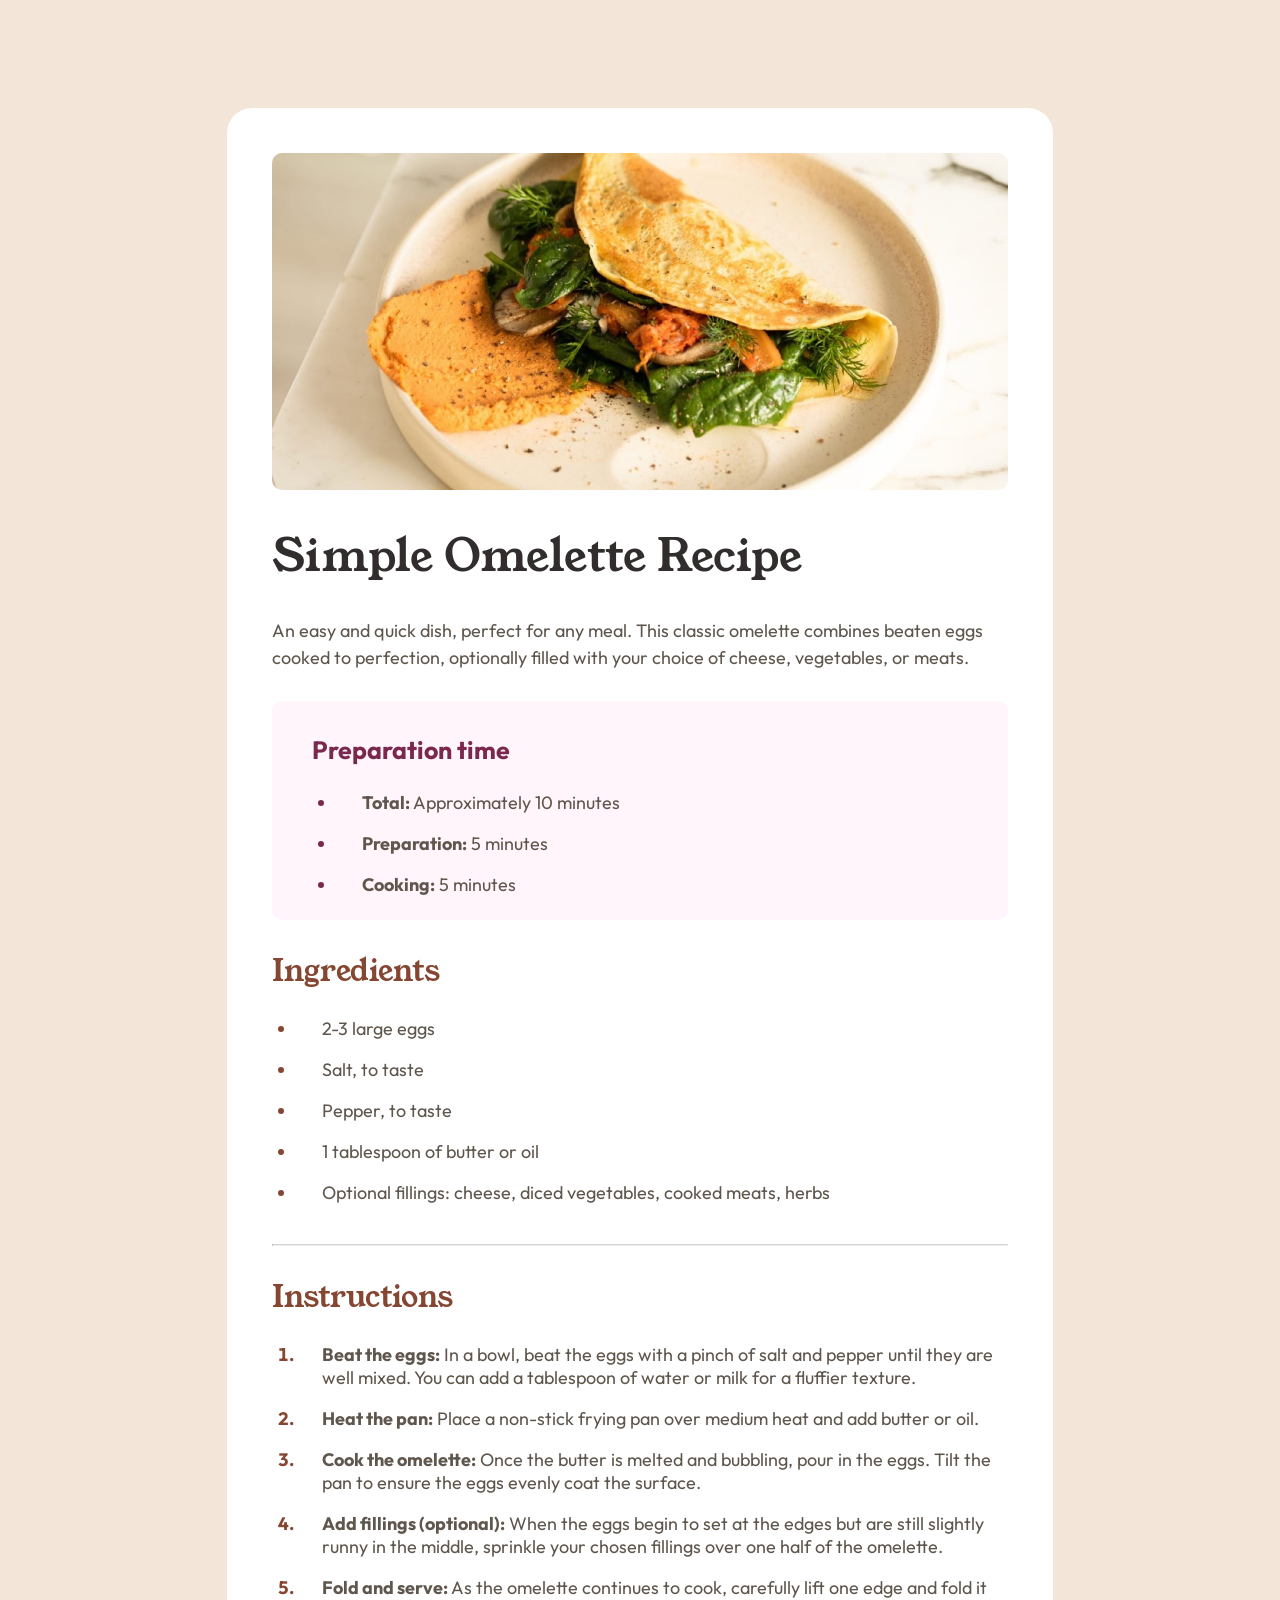
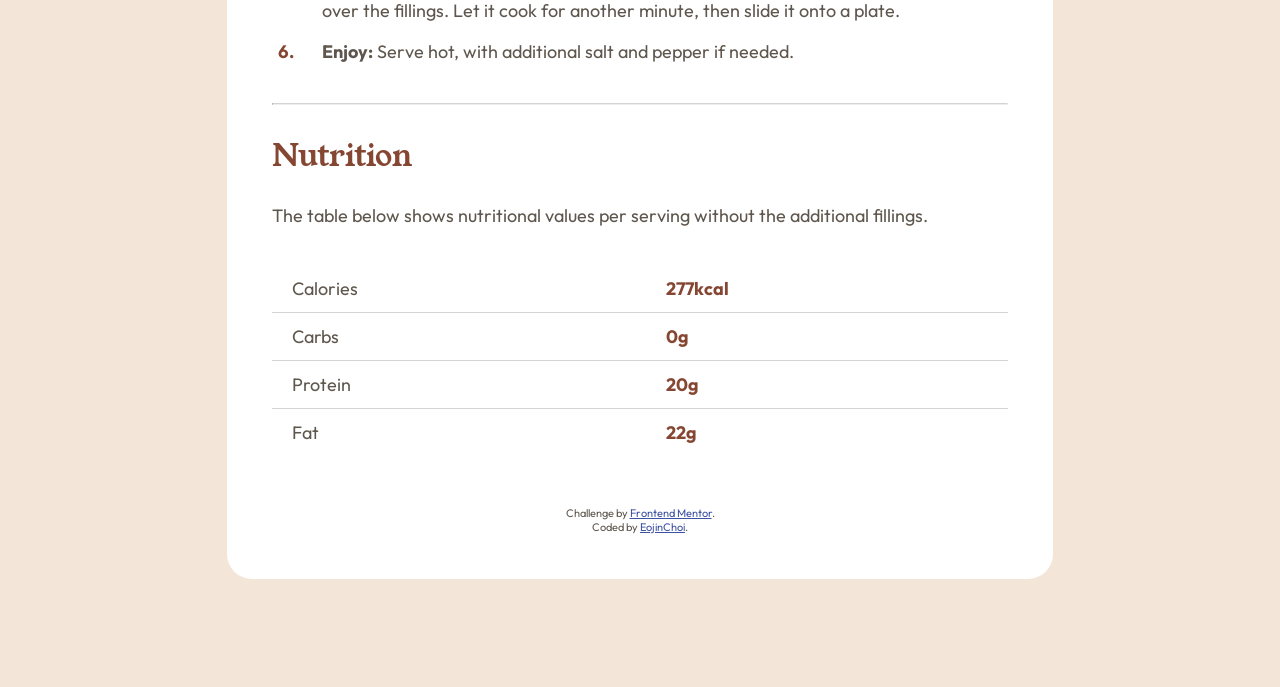
<file: index.html>
<!DOCTYPE html>
<html lang="en">
<head>
  <meta charset="UTF-8">
  <meta name="viewport" content="width=device-width, initial-scale=1.0">
  <link rel="icon" type="image/png" sizes="32x32" href="./assets/images/favicon-32x32.png">
  <link rel="stylesheet" href="./style/style.css">
  <link rel="preconnect" href="https://fonts.googleapis.com">
  <link rel="preconnect" href="https://fonts.gstatic.com" crossorigin>
  <link href="https://fonts.googleapis.com/css2?family=Outfit:wght@100..900&family=Young+Serif&display=swap" rel="stylesheet">
  <title>Frontend Mentor | Recipe page</title>
</head>
<body>
  <main>
    <img src="./assets/images/image-omelette.jpeg" alt="Omelette">
    
    <div class="content">
      <h1>Simple Omelette Recipe</h1>
      <p>
        An easy and quick dish, perfect for any meal. This classic omelette combines beaten eggs cooked 
        to perfection, optionally filled with your choice of cheese, vegetables, or meats.
      </p>

      <div class="prep">
        <h3>Preparation time</h3>
        <ul>
          <li><b>Total:</b> Approximately 10 minutes</li><br>
          <li><b>Preparation:</b> 5 minutes</li><br>
          <li><b>Cooking:</b> 5 minutes</li>
        </ul>
      </div>
    </div>

    <section id="ingredients">
      <h2>Ingredients</h2>
      <ul>
        <li>2-3 large eggs</li><br>
        <li>Salt, to taste</li><br>
        <li>Pepper, to taste</li><br>
        <li>1 tablespoon of butter or oil</li><br>
        <li>Optional fillings: cheese, diced vegetables, cooked meats, herbs</li>
      </ul>
    </section>

    <hr>

    <section id="instructions">
      <h2>Instructions</h2>
      <ol>
        <li><b>Beat the eggs:</b> In a bowl, beat the eggs with a pinch of salt and pepper until they are well mixed. 
            You can add a tablespoon of water or milk for a fluffier texture.</li><br>
        <li><b>Heat the pan:</b> Place a non-stick frying pan over medium heat and add butter or oil.</li><br>
        <li><b>Cook the omelette:</b> Once the butter is melted and bubbling, pour in the eggs. Tilt the pan to ensure 
            the eggs evenly coat the surface.</li><br>
        <li><b>Add fillings (optional):</b> When the eggs begin to set at the edges but are still slightly runny in the 
            middle, sprinkle your chosen fillings over one half of the omelette.</li><br>
        <li><b>Fold and serve:</b> As the omelette continues to cook, carefully lift one edge and fold it over the 
            fillings. Let it cook for another minute, then slide it onto a plate.</li><br>
        <li><b>Enjoy:</b> Serve hot, with additional salt and pepper if needed.</li>
      </ol>
    </section>

    <hr>

    <section id="nutrition">
      <h2>Nutrition</h2>
      <p>The table below shows nutritional values per serving without the additional fillings.</p><br>

      <table>
        <tr>
          <th>Calories</th>
          <td class="value">277kcal</td>
        </tr>
        <tr>
          <th>Carbs</th>
          <td class="value">0g</td>
        </tr>
        <tr>
          <th>Protein</th>
          <td class="value">20g</td>
        </tr>
        <tr>
          <th>Fat</th>
          <td class="value">22g</td>
        </tr>
      </table>
    </section>

    <footer class="attribution">
      Challenge by <a href="https://www.frontendmentor.io?ref=challenge">Frontend Mentor</a>.<br> 
      Coded by <a href="#">EojinChoi</a>.
    </footer>
  </main>
  
</body>
</html>
</file>
<file: style/style.css>
.attribution {
    font-size: 0.6875rem;
    font-family: "Outfit", sans-serif;
    color: hsl(30, 10%, 34%);
    text-align: center;
}
.attribution a { color: hsl(228, 45%, 44%); }

body {
    background-color: hsl(30, 54%, 90%);
    display: flex;
    justify-content: center;
    align-items: center;
    padding: 100px
}

main {
    background-color: white;
    max-width: 736px;
    padding: 45px;
    border-radius: 25px;
}

img {
    width: 100%;
    border-radius: 10px;
}

h1 {
    font-size: 45px;
    color: hsl(24, 5%, 18%);
}

h2 {
    font-size: 30px;
    color: hsl(14, 45%, 36%);

}

h1, h2 {
    font-family: "Young Serif", serif;
    font-weight: 400;
}

h3 {
    font-family: "Outfit", sans-serif;
    color: hsl(332, 51%, 32%);
    font-size: 25px;
}

p,li {
  font-size: 18px;
  font-family: "Outfit", sans-serif;
  color: hsl(30, 10%, 34%);
}

p {line-height: 1.5;}

.prep li::marker {color: hsl(332, 51%, 32%);}
#ingredients li::marker {color: hsl(14, 45%, 36%);}
#instructions li::marker {
    color: hsl(14, 45%, 36%);
    font-weight: bold;
}

ul, ol {padding-left: 25px;}
li {padding-left: 25px;}

.prep {
    background-color: hsl(330, 100%, 98%);
    border-radius: 10px;
    padding-left: 40px;
    padding-top: 8px;
    padding-bottom: 8px;
    margin-top: 30px;
    margin-bottom: 30px;
}

hr {
    margin-top: 40px;
    margin-bottom: 30px;
    border-top: 1px solid lightgray;
}


table {
    width: 100%;
    text-align: left;
    border-collapse: collapse;
    font-family: "Outfit", sans-serif;
    font-size: 18px;
    color: hsl(30, 10%, 34%);
    margin-bottom: 50px;
}

tr:not(:last-child) {
  border-bottom: 1px solid lightgray;
}

td, th {
    padding: 12px;
    padding-left: 20px;
    font-weight: normal;
}

.value {
    color:hsl(14, 45%, 36%);
    font-weight: bold;
}
</file>
